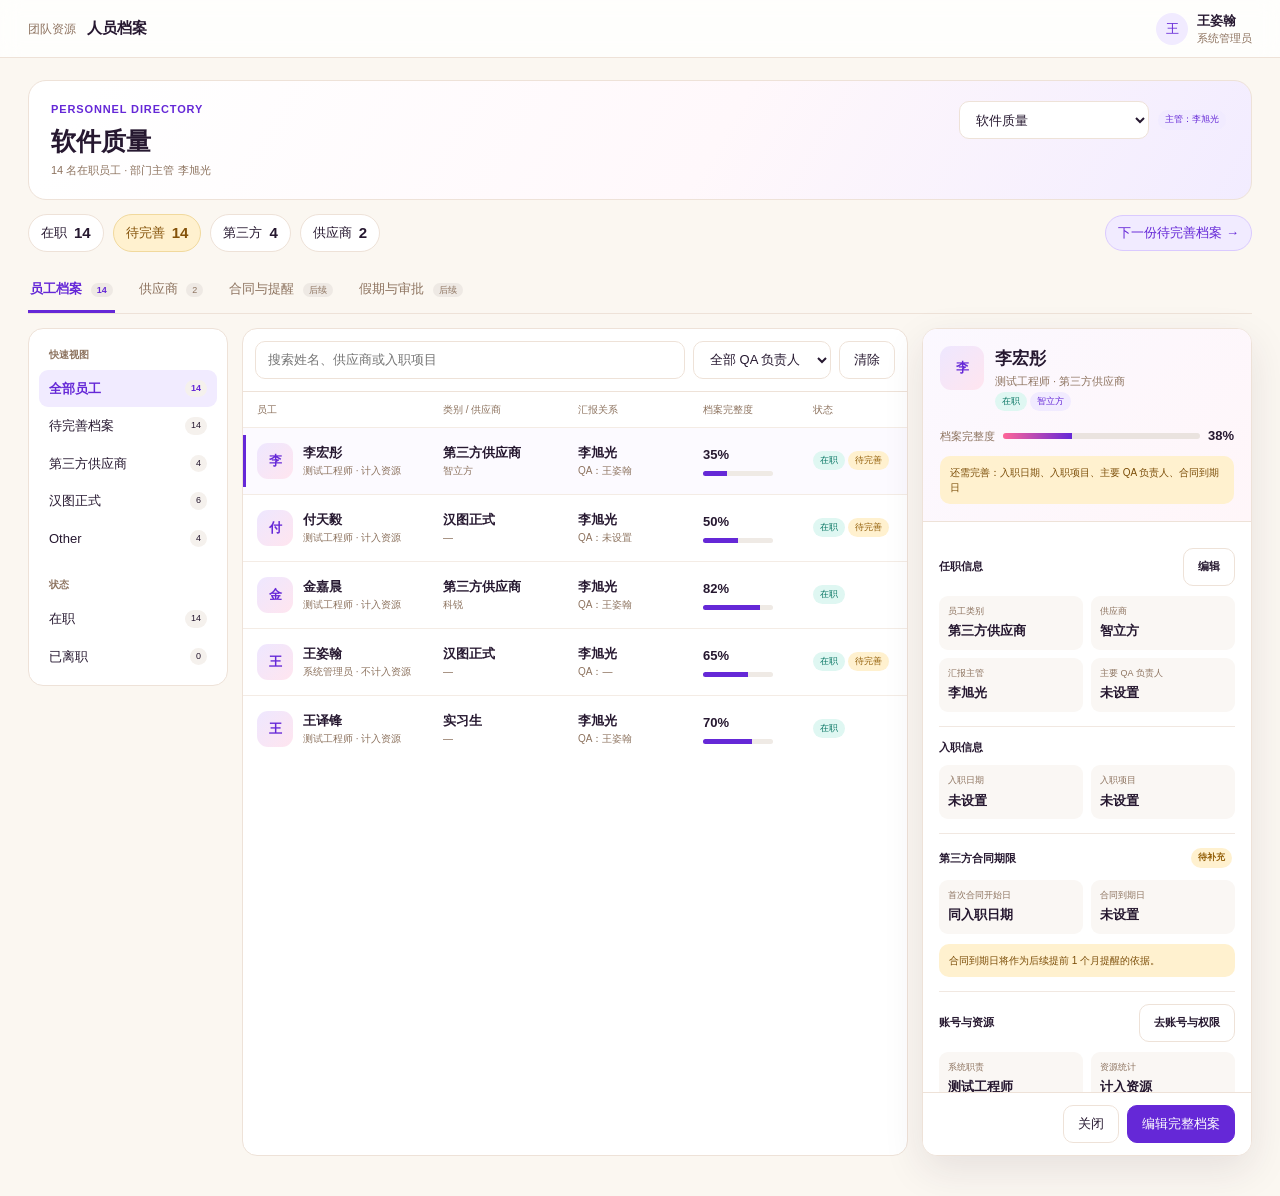
<file: docs/personnel-archive-ui-prototype.html>
<!doctype html>
<html lang="zh-CN">
<head>
  <meta charset="utf-8">
  <meta name="viewport" content="width=device-width,initial-scale=1">
  <title>人员档案 UI 方案</title>
  <style>
    :root {
      --bg:#fbf7f1;
      --card:#fff;
      --text:#261830;
      --sub:#8d735f;
      --line:#eee2d8;
      --purple:#6528d7;
      --purple-soft:#f1ebff;
      --pink:#ff6598;
      --teal:#0aa98f;
      --teal-soft:#dff7f2;
      --amber:#b87508;
      --amber-soft:#fff1cf;
      --shadow:0 14px 40px rgba(46,26,60,.10);
    }
    * { box-sizing:border-box; }
    body {
      margin:0;
      background:var(--bg);
      color:var(--text);
      font:13px/1.5 "Microsoft YaHei","PingFang SC",sans-serif;
    }
    button,input,select { font:inherit; }
    button { cursor:pointer; }
    .shell { min-height:100vh; }
    .topbar {
      align-items:center;
      background:rgba(255,255,255,.8);
      border-bottom:1px solid var(--line);
      display:flex;
      height:58px;
      justify-content:space-between;
      padding:0 28px;
      position:sticky;
      top:0;
      z-index:3;
      backdrop-filter:blur(10px);
    }
    .crumb { color:var(--sub); font-size:12px; }
    .crumb strong { color:var(--text); font-size:15px; margin-left:8px; }
    .user { align-items:center; display:flex; gap:9px; }
    .user i { background:var(--purple-soft); border-radius:50%; color:var(--purple); display:grid; font-style:normal; height:32px; place-items:center; width:32px; }
    main { padding:22px 28px 40px; }
    .hero {
      align-items:flex-start;
      background:linear-gradient(120deg,#fff 5%,#fff8fb 56%,#f2ecff 100%);
      border:1px solid var(--line);
      border-radius:18px;
      display:flex;
      justify-content:space-between;
      padding:20px 22px;
    }
    .eyebrow { color:var(--purple); font-size:11px; font-weight:700; letter-spacing:.08em; }
    h1 { font-size:25px; margin:5px 0 2px; }
    .muted { color:var(--sub); font-size:11px; }
    .hero-actions { align-items:center; display:flex; gap:9px; }
    .select,.search {
      background:#fff;
      border:1px solid var(--line);
      border-radius:10px;
      color:var(--text);
      min-height:38px;
      padding:8px 12px;
    }
    .select { min-width:190px; }
    .primary,.secondary {
      border-radius:10px;
      min-height:38px;
      padding:8px 14px;
    }
    .primary { background:var(--purple); border:1px solid var(--purple); color:#fff; }
    .secondary { background:#fff; border:1px solid var(--line); color:var(--text); }
    .overview {
      align-items:center;
      display:flex;
      flex-wrap:wrap;
      gap:9px;
      margin:14px 0;
    }
    .metric {
      align-items:center;
      background:#fff;
      border:1px solid var(--line);
      border-radius:999px;
      display:flex;
      gap:7px;
      padding:7px 12px;
    }
    .metric strong { font-size:15px; }
    .metric.warning { background:var(--amber-soft); border-color:#f1d99d; color:#845209; }
    .metric.action { margin-left:auto; background:var(--purple-soft); border-color:#dacaff; color:var(--purple); }
    .tabs {
      align-items:center;
      border-bottom:1px solid var(--line);
      display:flex;
      gap:22px;
      margin-top:4px;
    }
    .tab {
      background:none;
      border:0;
      border-bottom:3px solid transparent;
      color:var(--sub);
      padding:13px 2px 11px;
    }
    .tab.active { border-color:var(--purple); color:var(--purple); font-weight:700; }
    .tab em { background:#eee9e4; border-radius:999px; font-size:9px; font-style:normal; margin-left:5px; padding:2px 6px; }
    .content-grid {
      display:grid;
      gap:14px;
      grid-template-columns:200px minmax(0,1fr) 330px;
      margin-top:14px;
    }
    .panel {
      background:var(--card);
      border:1px solid var(--line);
      border-radius:15px;
    }
    .side-filter { align-self:start; overflow:hidden; padding:10px; }
    .side-title { color:var(--sub); font-size:10px; font-weight:700; padding:8px 10px; }
    .filter-item {
      align-items:center;
      background:transparent;
      border:0;
      border-radius:9px;
      color:var(--text);
      display:flex;
      justify-content:space-between;
      padding:9px 10px;
      text-align:left;
      width:100%;
    }
    .filter-item.active { background:var(--purple-soft); color:var(--purple); font-weight:700; }
    .filter-item span { background:#f5f1ed; border-radius:999px; font-size:9px; padding:2px 6px; }
    .list-panel { overflow:hidden; }
    .toolbar {
      align-items:center;
      border-bottom:1px solid var(--line);
      display:flex;
      gap:8px;
      padding:12px;
    }
    .search { flex:1; min-width:170px; }
    .toolbar .select { min-width:120px; }
    .table-head,.person-row {
      align-items:center;
      display:grid;
      gap:10px;
      grid-template-columns:minmax(170px,1.35fr) minmax(125px,.9fr) minmax(115px,.8fr) 100px 80px;
      padding:10px 14px;
    }
    .table-head { color:var(--sub); font-size:10px; }
    .person-row {
      border-top:1px solid #f4ece5;
      min-height:67px;
      position:relative;
    }
    .person-row:hover,.person-row.selected { background:#fcfaff; }
    .person-row.selected:before { background:var(--purple); content:""; inset:7px auto 7px 0; position:absolute; width:3px; }
    .person { align-items:center; display:flex; gap:10px; min-width:0; }
    .avatar {
      background:linear-gradient(135deg,#eee7ff,#ffe5ef);
      border-radius:11px;
      color:var(--purple);
      display:grid;
      flex:0 0 36px;
      font-weight:700;
      height:36px;
      place-items:center;
    }
    .person strong,.person small { display:block; overflow:hidden; text-overflow:ellipsis; white-space:nowrap; }
    .person small,.cell small { color:var(--sub); font-size:10px; }
    .cell strong,.cell small { display:block; }
    .tag {
      border-radius:999px;
      display:inline-flex;
      font-size:9px;
      margin:2px 3px 2px 0;
      padding:3px 7px;
    }
    .tag.green { background:var(--teal-soft); color:#087563; }
    .tag.amber { background:var(--amber-soft); color:#94600a; }
    .tag.purple { background:var(--purple-soft); color:var(--purple); }
    .progress { background:#efeae5; border-radius:999px; height:5px; margin-top:6px; overflow:hidden; width:70px; }
    .progress i { background:var(--purple); display:block; height:100%; width:35%; }
    .detail {
      align-self:start;
      box-shadow:var(--shadow);
      overflow:hidden;
      position:sticky;
      top:73px;
    }
    .detail-head {
      background:linear-gradient(135deg,#fbf8ff,#fff6f9);
      border-bottom:1px solid var(--line);
      padding:17px;
    }
    .detail-head-top { align-items:flex-start; display:flex; gap:11px; }
    .detail-head .avatar { flex-basis:44px; height:44px; }
    .detail h2 { font-size:17px; margin:0 0 2px; }
    .completion { align-items:center; display:flex; gap:8px; margin-top:13px; }
    .completion .bar { background:#eae3df; border-radius:999px; flex:1; height:6px; overflow:hidden; }
    .completion .bar i { background:linear-gradient(90deg,var(--pink),var(--purple)); display:block; height:100%; width:35%; }
    .detail-body { max-height:570px; overflow:auto; padding:14px 16px 18px; }
    .section { border-bottom:1px solid #f1e8e1; padding:5px 0 14px; }
    .section:last-child { border-bottom:0; }
    .section-title { align-items:center; display:flex; font-size:11px; font-weight:700; justify-content:space-between; margin:7px 0 10px; }
    .fields { display:grid; gap:8px; grid-template-columns:1fr 1fr; }
    .field { background:#faf7f4; border-radius:9px; padding:9px; }
    .field span,.field strong { display:block; }
    .field span { color:var(--sub); font-size:9px; margin-bottom:3px; }
    .notice { background:var(--amber-soft); border-radius:10px; color:#7b4d08; font-size:10px; margin-top:10px; padding:9px 10px; }
    .detail-actions {
      background:#fff;
      border-top:1px solid var(--line);
      display:flex;
      gap:8px;
      justify-content:flex-end;
      padding:12px 16px;
    }
    @media(max-width:1150px) {
      .content-grid { grid-template-columns:180px minmax(0,1fr); }
      .detail { display:none; }
    }
  </style>
</head>
<body>
  <div class="shell">
    <header class="topbar">
      <div class="crumb">团队资源 <strong>人员档案</strong></div>
      <div class="user"><i>王</i><div><strong>王姿翰</strong><div class="muted">系统管理员</div></div></div>
    </header>
    <main>
      <section class="hero">
        <div>
          <div class="eyebrow">PERSONNEL DIRECTORY</div>
          <h1>软件质量</h1>
          <div class="muted">14 名在职员工 · 部门主管 李旭光</div>
        </div>
        <div class="hero-actions">
          <select class="select"><option>软件质量</option></select>
          <span class="tag purple">主管：李旭光</span>
        </div>
      </section>

      <div class="overview">
        <div class="metric"><span>在职</span><strong>14</strong></div>
        <div class="metric warning"><span>待完善</span><strong>14</strong></div>
        <div class="metric"><span>第三方</span><strong>4</strong></div>
        <div class="metric"><span>供应商</span><strong>2</strong></div>
        <button class="metric action">下一份待完善档案 →</button>
      </div>

      <nav class="tabs">
        <button class="tab active">员工档案 <em>14</em></button>
        <button class="tab">供应商 <em>2</em></button>
        <button class="tab">合同与提醒 <em>后续</em></button>
        <button class="tab">假期与审批 <em>后续</em></button>
      </nav>

      <div class="content-grid">
        <aside class="panel side-filter">
          <div class="side-title">快速视图</div>
          <button class="filter-item active">全部员工 <span>14</span></button>
          <button class="filter-item">待完善档案 <span>14</span></button>
          <button class="filter-item">第三方供应商 <span>4</span></button>
          <button class="filter-item">汉图正式 <span>6</span></button>
          <button class="filter-item">Other <span>4</span></button>
          <div class="side-title" style="margin-top:12px">状态</div>
          <button class="filter-item">在职 <span>14</span></button>
          <button class="filter-item">已离职 <span>0</span></button>
        </aside>

        <section class="panel list-panel">
          <div class="toolbar">
            <input class="search" placeholder="搜索姓名、供应商或入职项目">
            <select class="select"><option>全部 QA 负责人</option></select>
            <button class="secondary">清除</button>
          </div>
          <div class="table-head"><span>员工</span><span>类别 / 供应商</span><span>汇报关系</span><span>档案完整度</span><span>状态</span></div>
          <article class="person-row selected">
            <div class="person"><span class="avatar">李</span><div><strong>李宏彤</strong><small>测试工程师 · 计入资源</small></div></div>
            <div class="cell"><strong>第三方供应商</strong><small>智立方</small></div>
            <div class="cell"><strong>李旭光</strong><small>QA：王姿翰</small></div>
            <div class="cell"><strong>35%</strong><div class="progress"><i></i></div></div>
            <div><span class="tag green">在职</span><span class="tag amber">待完善</span></div>
          </article>
          <article class="person-row">
            <div class="person"><span class="avatar">付</span><div><strong>付天毅</strong><small>测试工程师 · 计入资源</small></div></div>
            <div class="cell"><strong>汉图正式</strong><small>—</small></div>
            <div class="cell"><strong>李旭光</strong><small>QA：未设置</small></div>
            <div class="cell"><strong>50%</strong><div class="progress"><i style="width:50%"></i></div></div>
            <div><span class="tag green">在职</span><span class="tag amber">待完善</span></div>
          </article>
          <article class="person-row">
            <div class="person"><span class="avatar">金</span><div><strong>金嘉晨</strong><small>测试工程师 · 计入资源</small></div></div>
            <div class="cell"><strong>第三方供应商</strong><small>科锐</small></div>
            <div class="cell"><strong>李旭光</strong><small>QA：王姿翰</small></div>
            <div class="cell"><strong>82%</strong><div class="progress"><i style="width:82%"></i></div></div>
            <div><span class="tag green">在职</span></div>
          </article>
          <article class="person-row">
            <div class="person"><span class="avatar">王</span><div><strong>王姿翰</strong><small>系统管理员 · 不计入资源</small></div></div>
            <div class="cell"><strong>汉图正式</strong><small>—</small></div>
            <div class="cell"><strong>李旭光</strong><small>QA：—</small></div>
            <div class="cell"><strong>65%</strong><div class="progress"><i style="width:65%"></i></div></div>
            <div><span class="tag green">在职</span><span class="tag amber">待完善</span></div>
          </article>
          <article class="person-row">
            <div class="person"><span class="avatar">王</span><div><strong>王译锋</strong><small>测试工程师 · 计入资源</small></div></div>
            <div class="cell"><strong>实习生</strong><small>—</small></div>
            <div class="cell"><strong>李旭光</strong><small>QA：王姿翰</small></div>
            <div class="cell"><strong>70%</strong><div class="progress"><i style="width:70%"></i></div></div>
            <div><span class="tag green">在职</span></div>
          </article>
        </section>

        <aside class="panel detail">
          <div class="detail-head">
            <div class="detail-head-top">
              <span class="avatar">李</span>
              <div><h2>李宏彤</h2><div class="muted">测试工程师 · 第三方供应商</div><div><span class="tag green">在职</span><span class="tag purple">智立方</span></div></div>
            </div>
            <div class="completion"><span class="muted">档案完整度</span><div class="bar"><i></i></div><strong>38%</strong></div>
            <div class="notice">还需完善：入职日期、入职项目、主要 QA 负责人、合同到期日</div>
          </div>
          <div class="detail-body">
            <section class="section">
              <div class="section-title"><span>任职信息</span><button class="secondary">编辑</button></div>
              <div class="fields">
                <div class="field"><span>员工类别</span><strong>第三方供应商</strong></div>
                <div class="field"><span>供应商</span><strong>智立方</strong></div>
                <div class="field"><span>汇报主管</span><strong>李旭光</strong></div>
                <div class="field"><span>主要 QA 负责人</span><strong>未设置</strong></div>
              </div>
            </section>
            <section class="section">
              <div class="section-title"><span>入职信息</span></div>
              <div class="fields">
                <div class="field"><span>入职日期</span><strong>未设置</strong></div>
                <div class="field"><span>入职项目</span><strong>未设置</strong></div>
              </div>
            </section>
            <section class="section">
              <div class="section-title"><span>第三方合同期限</span><span class="tag amber">待补充</span></div>
              <div class="fields">
                <div class="field"><span>首次合同开始日</span><strong>同入职日期</strong></div>
                <div class="field"><span>合同到期日</span><strong>未设置</strong></div>
              </div>
              <div class="notice">合同到期日将作为后续提前 1 个月提醒的依据。</div>
            </section>
            <section class="section">
              <div class="section-title"><span>账号与资源</span><button class="secondary">去账号与权限</button></div>
              <div class="fields">
                <div class="field"><span>系统职责</span><strong>测试工程师</strong></div>
                <div class="field"><span>资源统计</span><strong>计入资源</strong></div>
              </div>
            </section>
            <section class="section">
              <div class="section-title"><span>最近变更</span><button class="secondary">查看全部</button></div>
              <div class="muted">暂无变更记录</div>
            </section>
          </div>
          <div class="detail-actions"><button class="secondary">关闭</button><button class="primary">编辑完整档案</button></div>
        </aside>
      </div>
    </main>
  </div>
</body>
</html>
</file>
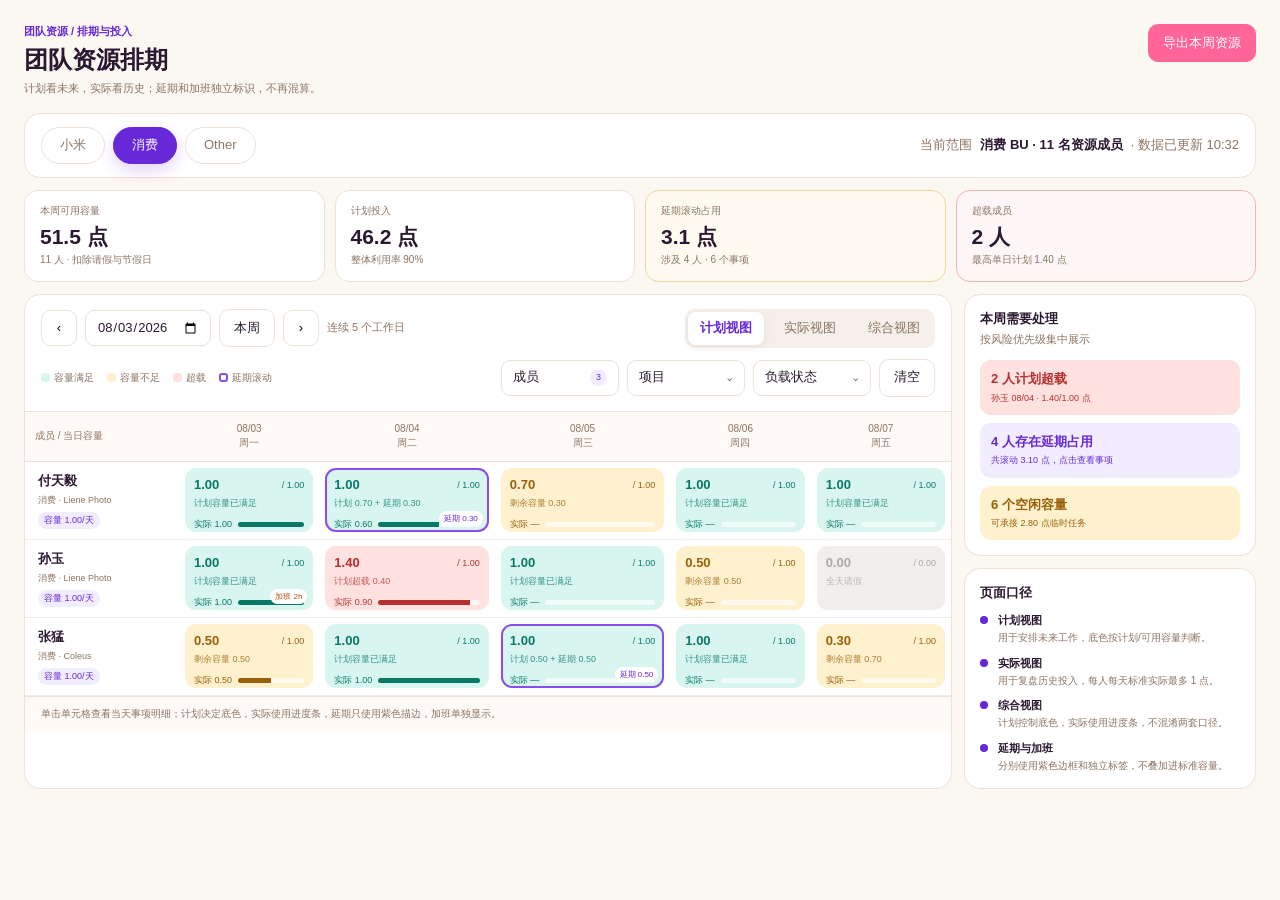
<file: docs/resource-schedule-ui-prototype.html>
<!doctype html>
<html lang="zh-CN">
<head>
  <meta charset="utf-8">
  <meta name="viewport" content="width=device-width,initial-scale=1">
  <title>团队资源排期 UI 方案</title>
  <style>
    :root{
      --bg:#fbf7f1;--card:#fff;--text:#2b1831;--sub:#8d7464;--line:#eee1d7;
      --purple:#6728d8;--purple-soft:#f2ecff;--pink:#ff6598;
      --green:#087965;--green-bg:#d8f6ef;--amber:#98600a;--amber-bg:#fff0ce;
      --red:#b53030;--red-bg:#ffe1df;--gray:#f1eeeb;--shadow:0 14px 42px rgba(53,30,65,.10)
    }
    *{box-sizing:border-box} body{margin:0;background:var(--bg);color:var(--text);font:13px/1.45 "Microsoft YaHei","PingFang SC",sans-serif}
    button,input,select{font:inherit} button{cursor:pointer}.page{padding:24px;min-width:1060px}
    .top{display:flex;align-items:flex-start;justify-content:space-between;margin-bottom:16px}.eyebrow{color:var(--purple);font-weight:700;font-size:11px}.top h1{font-size:24px;margin:3px 0}.muted{color:var(--sub);font-size:11px}
    .primary,.btn{border-radius:10px;min-height:38px;padding:8px 14px}.primary{border:1px solid var(--pink);background:var(--pink);color:#fff}.btn{border:1px solid var(--line);background:#fff;color:var(--text)}
    .scope-bar{display:flex;align-items:center;justify-content:space-between;background:#fff;border:1px solid var(--line);border-radius:16px;padding:13px 16px;margin-bottom:12px}
    .bu-tabs,.view-tabs,.date-nav,.filters,.legend{display:flex;align-items:center;gap:8px}.pill{border:1px solid var(--line);background:#fff;border-radius:999px;padding:8px 18px;color:var(--sub)}.pill.active{background:var(--purple);border-color:var(--purple);color:#fff;box-shadow:0 6px 16px rgba(103,40,216,.20)}
    .scope-note{display:flex;align-items:center;gap:8px;color:var(--sub)}.scope-note b{color:var(--text)}
    .metrics{display:grid;grid-template-columns:repeat(4,1fr);gap:10px;margin-bottom:12px}.metric{background:#fff;border:1px solid var(--line);border-radius:14px;padding:13px 15px}.metric span{display:block;color:var(--sub);font-size:10px}.metric strong{display:block;font-size:21px;margin:4px 0 1px}.metric.warning{background:#fffaf0;border-color:#f0d59e}.metric.danger{background:#fff7f7;border-color:#f0b6b3}
    .workspace{display:grid;grid-template-columns:minmax(760px,1fr) 292px;gap:12px}.panel{background:#fff;border:1px solid var(--line);border-radius:16px;overflow:hidden}.toolbar{padding:14px 16px;border-bottom:1px solid var(--line)}
    .toolbar-row{display:flex;align-items:center;justify-content:space-between;gap:12px}.toolbar-row+.toolbar-row{margin-top:11px}.date-nav input,.filter-btn{height:36px;border:1px solid var(--line);border-radius:9px;background:#fff;padding:7px 11px;color:var(--text)}.date-nav input{width:126px}.date-arrow{width:36px;height:36px;border:1px solid var(--line);border-radius:9px;background:#fff}
    .view-tabs{background:#f5f0eb;border-radius:10px;padding:3px}.view{border:0;background:transparent;border-radius:8px;padding:7px 12px;color:var(--sub)}.view.active{background:#fff;color:var(--purple);font-weight:700;box-shadow:0 2px 8px rgba(40,20,50,.08)}
    .filters{position:relative}.filter-btn{min-width:118px;text-align:left;display:flex;align-items:center;justify-content:space-between}.filter-btn b{font-weight:500}.count{background:var(--purple-soft);color:var(--purple);border-radius:999px;font-size:9px;padding:2px 6px}.dropdown{display:none;position:absolute;right:0;top:42px;width:220px;background:#fff;border:1px solid var(--line);border-radius:12px;box-shadow:var(--shadow);padding:8px;z-index:4}.dropdown.open{display:block}.dropdown label{display:flex;gap:8px;align-items:center;padding:8px;border-radius:8px}.dropdown label:hover{background:#faf7f4}.dropdown-foot{display:flex;justify-content:flex-end;border-top:1px solid var(--line);padding-top:7px;margin-top:5px}
    .legend{gap:13px;color:var(--sub);font-size:10px}.legend i{display:inline-block;width:9px;height:9px;border-radius:3px;margin-right:4px;vertical-align:-1px}.lg-green{background:var(--green-bg)}.lg-amber{background:var(--amber-bg)}.lg-red{background:var(--red-bg)}.lg-purple{background:#fff;border:2px solid #8b4de9}
    .grid-wrap{overflow:auto;max-height:560px}.resource-grid{width:100%;border-collapse:separate;border-spacing:0;min-width:900px}.resource-grid th{position:sticky;top:0;background:#fffaf6;z-index:2;color:var(--sub);font-size:10px;font-weight:500;padding:10px;border-bottom:1px solid var(--line)}.resource-grid th:first-child{left:0;z-index:3;text-align:left;width:154px}.resource-grid td{height:78px;border-bottom:1px solid #f2e9e2;padding:6px}.resource-grid td:first-child{position:sticky;left:0;background:#fff;z-index:1;padding:10px 13px}.member strong,.member small{display:block}.member small{color:var(--sub);font-size:9px;margin-top:3px}.member em{display:inline-block;background:var(--purple-soft);color:var(--purple);border-radius:999px;font-size:9px;font-style:normal;margin-top:5px;padding:2px 6px}
    .cell{height:64px;border-radius:11px;padding:8px 9px;position:relative;overflow:hidden}.cell.normal{background:var(--green-bg);color:var(--green)}.cell.under{background:var(--amber-bg);color:var(--amber)}.cell.over{background:var(--red-bg);color:var(--red)}.cell.off{background:var(--gray);color:#aaa}.cell.delay{outline:2px solid #8b4de9;outline-offset:-2px}.cell-top{display:flex;justify-content:space-between;align-items:center}.cell-top strong{font-size:13px}.cell-top span{font-size:9px}.cell-plan{font-size:9px;opacity:.78;margin-top:2px}.actual-line{display:flex;align-items:center;gap:6px;margin-top:8px}.actual-line span{font-size:9px;white-space:nowrap}.actual-bar{height:5px;border-radius:999px;background:rgba(255,255,255,.65);flex:1;overflow:hidden}.actual-bar i{height:100%;display:block;background:currentColor}.badge{position:absolute;right:6px;bottom:6px;background:#fff;border-radius:999px;font-size:8px;padding:2px 5px}.badge.delay-badge{color:var(--purple)}.badge.ot{color:#b14f19}
    .side{display:grid;gap:12px;align-content:start}.side-card{background:#fff;border:1px solid var(--line);border-radius:16px;padding:15px}.side-card h3{font-size:13px;margin:0 0 3px}.side-list{display:grid;gap:8px;margin-top:12px}.alert{border-radius:11px;padding:10px 11px}.alert strong,.alert span{display:block}.alert span{font-size:9px;margin-top:3px}.alert.red{background:var(--red-bg);color:var(--red)}.alert.purple{background:var(--purple-soft);color:var(--purple)}.alert.amber{background:var(--amber-bg);color:var(--amber)}
    .rule{display:grid;grid-template-columns:10px 1fr;gap:8px;margin-top:10px;color:var(--sub);font-size:10px}.rule i{width:8px;height:8px;border-radius:50%;background:var(--purple);margin-top:3px}.rule b{display:block;color:var(--text);font-size:11px;margin-bottom:2px}
    .footnote{padding:10px 16px;background:#fffaf6;color:var(--sub);font-size:10px;border-top:1px solid var(--line)}
    @media(max-width:1200px){.workspace{grid-template-columns:1fr}.side{grid-template-columns:1fr 1fr}.metrics{grid-template-columns:repeat(2,1fr)}}
  </style>
</head>
<body>
  <div class="page">
    <header class="top">
      <div><div class="eyebrow">团队资源 / 排期与投入</div><h1>团队资源排期</h1><div class="muted">计划看未来，实际看历史；延期和加班独立标识，不再混算。</div></div>
      <button class="primary">导出本周资源</button>
    </header>

    <section class="scope-bar">
      <div class="bu-tabs">
        <button class="pill">小米</button><button class="pill active">消费</button><button class="pill">Other</button>
      </div>
      <div class="scope-note"><span>当前范围</span><b>消费 BU · 11 名资源成员</b><span>· 数据已更新 10:32</span></div>
    </section>

    <section class="metrics">
      <div class="metric"><span>本周可用容量</span><strong>51.5 点</strong><span>11 人 · 扣除请假与节假日</span></div>
      <div class="metric"><span>计划投入</span><strong>46.2 点</strong><span>整体利用率 90%</span></div>
      <div class="metric warning"><span>延期滚动占用</span><strong>3.1 点</strong><span>涉及 4 人 · 6 个事项</span></div>
      <div class="metric danger"><span>超载成员</span><strong>2 人</strong><span>最高单日计划 1.40 点</span></div>
    </section>

    <div class="workspace">
      <section class="panel">
        <div class="toolbar">
          <div class="toolbar-row">
            <div class="date-nav"><button class="date-arrow">‹</button><input type="date" value="2026-08-03"><button class="btn">本周</button><button class="date-arrow">›</button><span class="muted">连续 5 个工作日</span></div>
            <div class="view-tabs"><button class="view active" data-view="plan">计划视图</button><button class="view" data-view="actual">实际视图</button><button class="view" data-view="combined">综合视图</button></div>
          </div>
          <div class="toolbar-row">
            <div class="legend"><span><i class="lg-green"></i>容量满足</span><span><i class="lg-amber"></i>容量不足</span><span><i class="lg-red"></i>超载</span><span><i class="lg-purple"></i>延期滚动</span></div>
            <div class="filters">
              <button class="filter-btn" id="memberFilter"><b>成员</b><span class="count">3</span></button>
              <button class="filter-btn"><b>项目</b><span>⌄</span></button>
              <button class="filter-btn"><b>负载状态</b><span>⌄</span></button>
              <button class="btn">清空</button>
              <div class="dropdown" id="memberDropdown">
                <label><input type="checkbox" checked>付天毅</label><label><input type="checkbox" checked>孙玉</label><label><input type="checkbox" checked>张猛</label><label><input type="checkbox">李宏彤</label><label><input type="checkbox">李磊</label>
                <div class="dropdown-foot"><button class="primary" style="min-height:30px;padding:5px 11px">应用筛选</button></div>
              </div>
            </div>
          </div>
        </div>

        <div class="grid-wrap">
          <table class="resource-grid">
            <thead><tr><th>成员 / 当日容量</th><th>08/03<br>周一</th><th>08/04<br>周二</th><th>08/05<br>周三</th><th>08/06<br>周四</th><th>08/07<br>周五</th></tr></thead>
            <tbody>
              <tr><td><div class="member"><strong>付天毅</strong><small>消费 · Liene Photo</small><em>容量 1.00/天</em></div></td>
                <td><div class="cell normal"><div class="cell-top"><strong>1.00</strong><span>/ 1.00</span></div><div class="cell-plan">计划容量已满足</div><div class="actual-line"><span>实际 1.00</span><div class="actual-bar"><i style="width:100%"></i></div></div></div></td>
                <td><div class="cell normal delay"><div class="cell-top"><strong>1.00</strong><span>/ 1.00</span></div><div class="cell-plan">计划 0.70 + 延期 0.30</div><div class="actual-line"><span>实际 0.60</span><div class="actual-bar"><i style="width:60%"></i></div></div><span class="badge delay-badge">延期 0.30</span></div></td>
                <td><div class="cell under"><div class="cell-top"><strong>0.70</strong><span>/ 1.00</span></div><div class="cell-plan">剩余容量 0.30</div><div class="actual-line"><span>实际 —</span><div class="actual-bar"><i style="width:0"></i></div></div></div></td>
                <td><div class="cell normal"><div class="cell-top"><strong>1.00</strong><span>/ 1.00</span></div><div class="cell-plan">计划容量已满足</div><div class="actual-line"><span>实际 —</span><div class="actual-bar"></div></div></div></td>
                <td><div class="cell normal"><div class="cell-top"><strong>1.00</strong><span>/ 1.00</span></div><div class="cell-plan">计划容量已满足</div><div class="actual-line"><span>实际 —</span><div class="actual-bar"></div></div></div></td></tr>
              <tr><td><div class="member"><strong>孙玉</strong><small>消费 · Liene Photo</small><em>容量 1.00/天</em></div></td>
                <td><div class="cell normal"><div class="cell-top"><strong>1.00</strong><span>/ 1.00</span></div><div class="cell-plan">计划容量已满足</div><div class="actual-line"><span>实际 1.00</span><div class="actual-bar"><i style="width:100%"></i></div></div><span class="badge ot">加班 2h</span></div></td>
                <td><div class="cell over"><div class="cell-top"><strong>1.40</strong><span>/ 1.00</span></div><div class="cell-plan">计划超载 0.40</div><div class="actual-line"><span>实际 0.90</span><div class="actual-bar"><i style="width:90%"></i></div></div></div></td>
                <td><div class="cell normal"><div class="cell-top"><strong>1.00</strong><span>/ 1.00</span></div><div class="cell-plan">计划容量已满足</div><div class="actual-line"><span>实际 —</span><div class="actual-bar"></div></div></div></td>
                <td><div class="cell under"><div class="cell-top"><strong>0.50</strong><span>/ 1.00</span></div><div class="cell-plan">剩余容量 0.50</div><div class="actual-line"><span>实际 —</span><div class="actual-bar"></div></div></div></td>
                <td><div class="cell off"><div class="cell-top"><strong>0.00</strong><span>/ 0.00</span></div><div class="cell-plan">全天请假</div></div></td></tr>
              <tr><td><div class="member"><strong>张猛</strong><small>消费 · Coleus</small><em>容量 1.00/天</em></div></td>
                <td><div class="cell under"><div class="cell-top"><strong>0.50</strong><span>/ 1.00</span></div><div class="cell-plan">剩余容量 0.50</div><div class="actual-line"><span>实际 0.50</span><div class="actual-bar"><i style="width:50%"></i></div></div></div></td>
                <td><div class="cell normal"><div class="cell-top"><strong>1.00</strong><span>/ 1.00</span></div><div class="cell-plan">计划容量已满足</div><div class="actual-line"><span>实际 1.00</span><div class="actual-bar"><i style="width:100%"></i></div></div></div></td>
                <td><div class="cell normal delay"><div class="cell-top"><strong>1.00</strong><span>/ 1.00</span></div><div class="cell-plan">计划 0.50 + 延期 0.50</div><div class="actual-line"><span>实际 —</span><div class="actual-bar"></div></div><span class="badge delay-badge">延期 0.50</span></div></td>
                <td><div class="cell normal"><div class="cell-top"><strong>1.00</strong><span>/ 1.00</span></div><div class="cell-plan">计划容量已满足</div><div class="actual-line"><span>实际 —</span><div class="actual-bar"></div></div></div></td>
                <td><div class="cell under"><div class="cell-top"><strong>0.30</strong><span>/ 1.00</span></div><div class="cell-plan">剩余容量 0.70</div><div class="actual-line"><span>实际 —</span><div class="actual-bar"></div></div></div></td></tr>
            </tbody>
          </table>
        </div>
        <div class="footnote">单击单元格查看当天事项明细；计划决定底色，实际使用进度条，延期只使用紫色描边，加班单独显示。</div>
      </section>

      <aside class="side">
        <section class="side-card"><h3>本周需要处理</h3><div class="muted">按风险优先级集中展示</div><div class="side-list"><div class="alert red"><strong>2 人计划超载</strong><span>孙玉 08/04 · 1.40/1.00 点</span></div><div class="alert purple"><strong>4 人存在延期占用</strong><span>共滚动 3.10 点，点击查看事项</span></div><div class="alert amber"><strong>6 个空闲容量</strong><span>可承接 2.80 点临时任务</span></div></div></section>
        <section class="side-card"><h3>页面口径</h3><div class="rule"><i></i><div><b>计划视图</b>用于安排未来工作，底色按计划/可用容量判断。</div></div><div class="rule"><i></i><div><b>实际视图</b>用于复盘历史投入，每人每天标准实际最多 1 点。</div></div><div class="rule"><i></i><div><b>综合视图</b>计划控制底色，实际使用进度条，不混淆两套口径。</div></div><div class="rule"><i></i><div><b>延期与加班</b>分别使用紫色边框和独立标签，不叠加进标准容量。</div></div></section>
      </aside>
    </div>
  </div>
  <script>
    document.querySelectorAll('.pill').forEach(button=>button.addEventListener('click',()=>{document.querySelectorAll('.pill').forEach(x=>x.classList.remove('active'));button.classList.add('active')}));
    document.querySelectorAll('.view').forEach(button=>button.addEventListener('click',()=>{document.querySelectorAll('.view').forEach(x=>x.classList.remove('active'));button.classList.add('active')}));
    document.getElementById('memberFilter').addEventListener('click',event=>{event.stopPropagation();document.getElementById('memberDropdown').classList.toggle('open')});
    document.addEventListener('click',()=>document.getElementById('memberDropdown').classList.remove('open'));
    document.getElementById('memberDropdown').addEventListener('click',event=>event.stopPropagation());
  </script>
</body>
</html>
</file>
